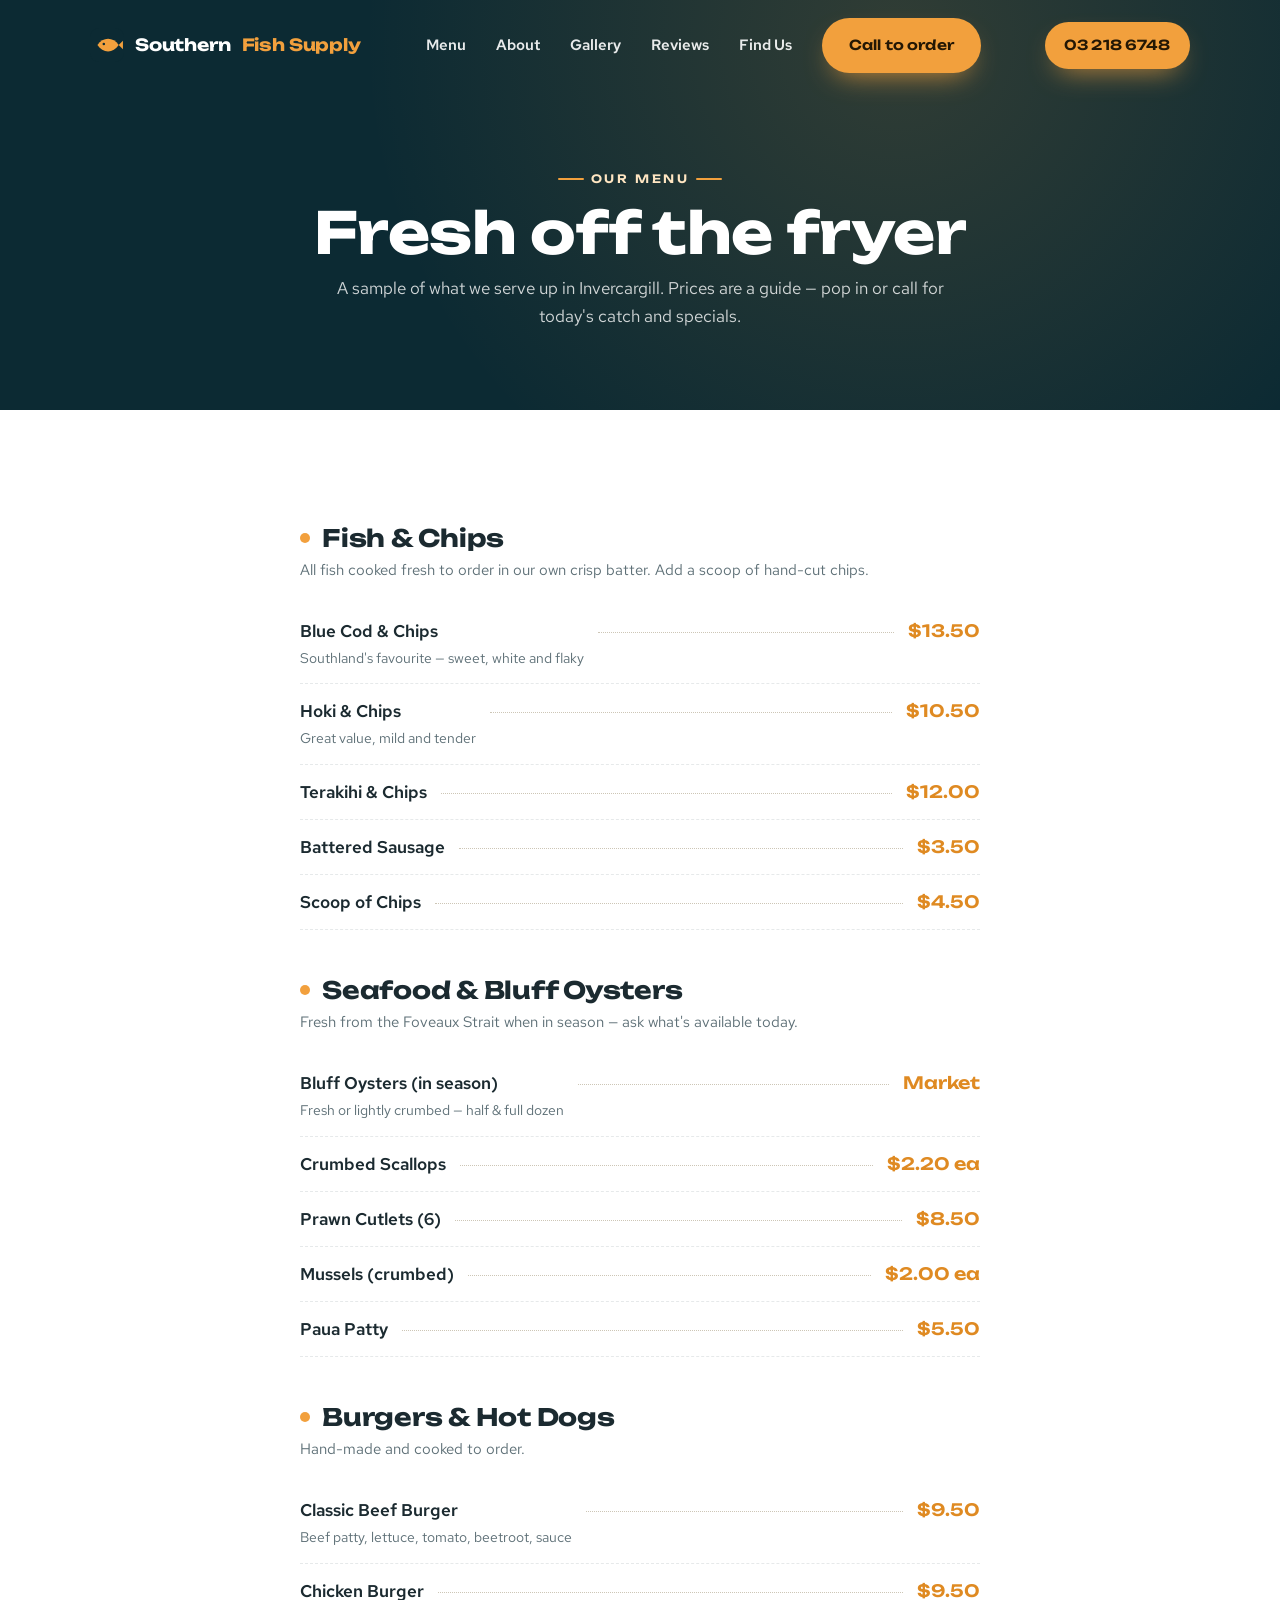
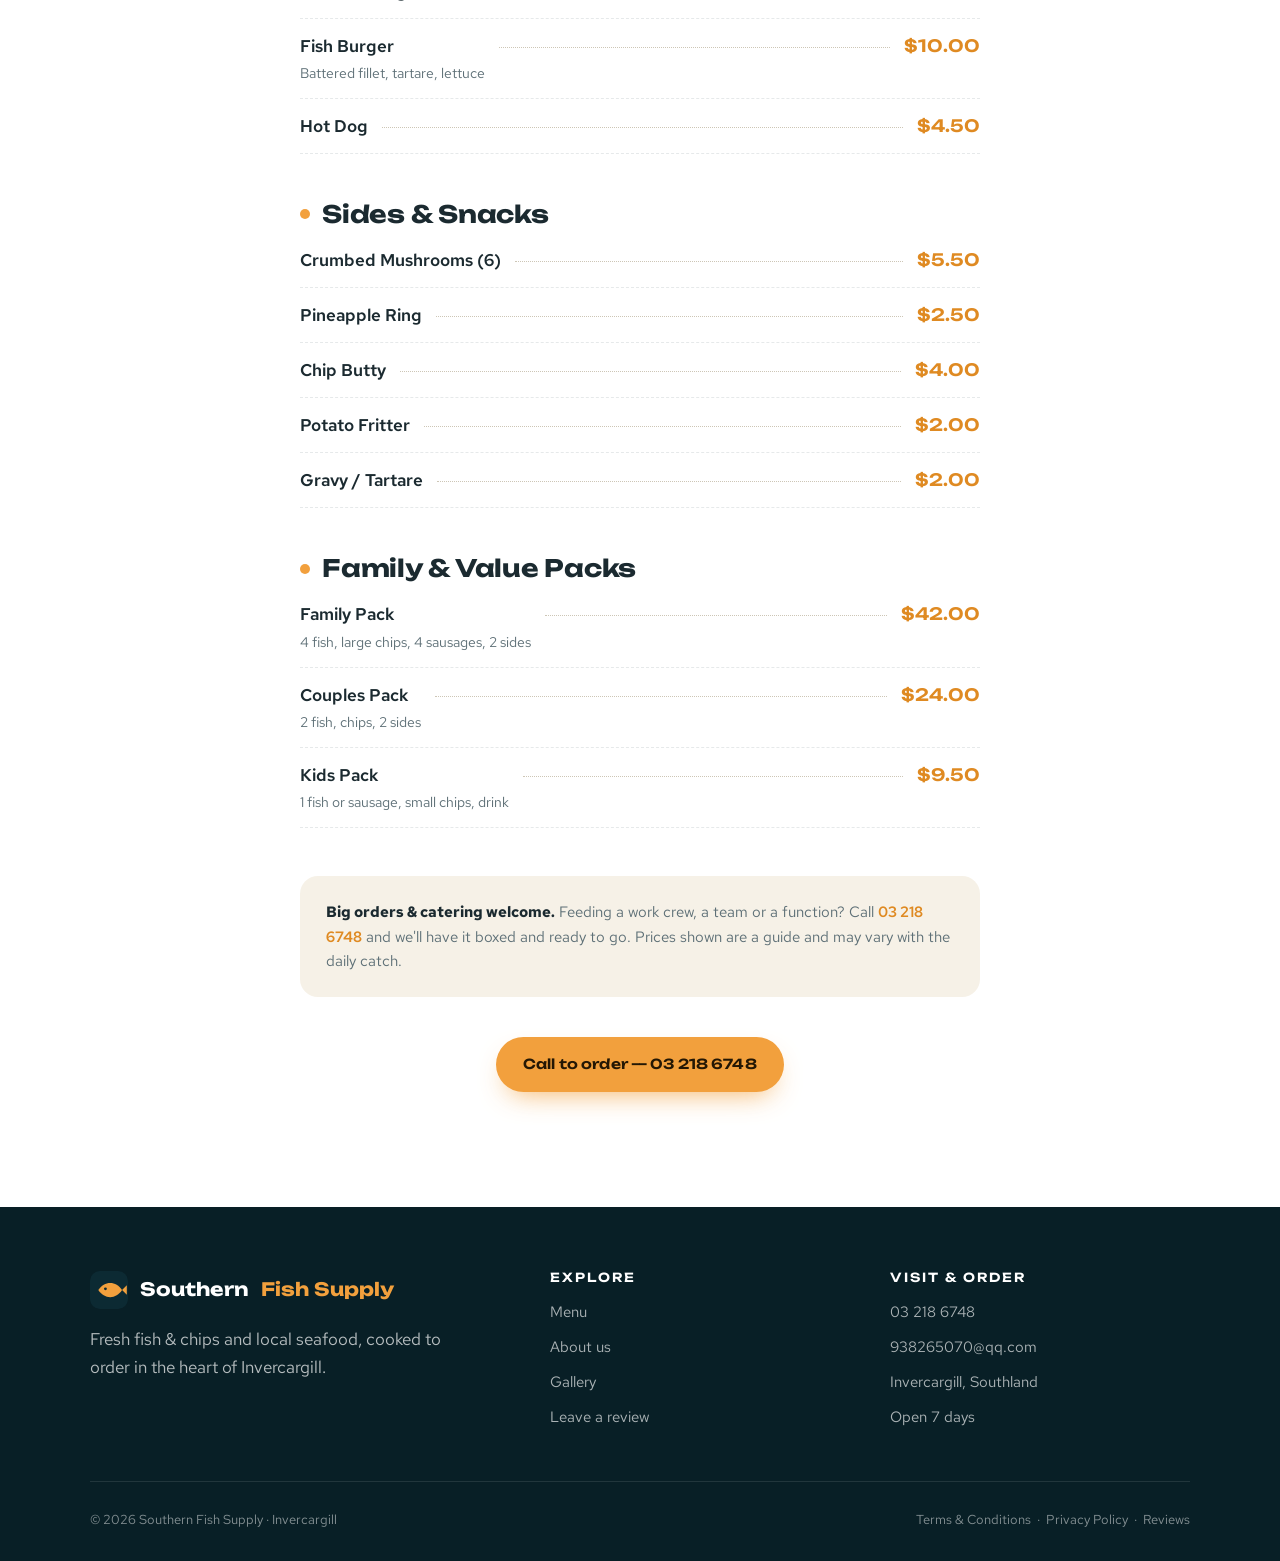
<file: menu.html>
<!DOCTYPE html>
<html lang="en-NZ">
<head>
<meta charset="UTF-8">
<meta name="viewport" content="width=device-width, initial-scale=1">
<title>Menu | Southern Fish Supply, Invercargill</title>
<meta name="description" content="The full menu at Southern Fish Supply — fish & chips, Bluff oysters, seafood, burgers, sides and family packs in Invercargill.">
<link rel="icon" href="favicon.svg" type="image/svg+xml">
<link rel="preconnect" href="https://fonts.googleapis.com">
<link rel="preconnect" href="https://fonts.gstatic.com" crossorigin>
<link href="https://fonts.googleapis.com/css2?family=Unbounded:wght@400;600;700;800&family=Red+Hat+Text:ital,wght@0,400;0,500;0,600;0,700;1,400&display=swap" rel="stylesheet">
<link rel="stylesheet" href="styles.css">
<style>
  .menu-block{max-width:760px;margin:0 auto}
  .menu-cat{margin-bottom:48px}
  .menu-cat h2{font-size:1.5rem;display:flex;align-items:center;gap:12px;margin-bottom:6px}
  .menu-cat h2 .dot{width:10px;height:10px;border-radius:50%;background:var(--gold)}
  .menu-cat>p{color:var(--muted);margin-bottom:22px;font-size:.96rem}
  .mrow{display:flex;align-items:baseline;gap:14px;padding:13px 0;border-bottom:1px dashed var(--line)}
  .mrow .mname{font-weight:600}
  .mrow .mdesc{display:block;font-weight:400;color:var(--muted);font-size:.88rem;margin-top:2px}
  .mrow .dots{flex:1;border-bottom:1px dotted #cdc6b6;transform:translateY(-4px)}
  .mrow .price{font-family:"Unbounded";font-weight:600;color:var(--gold-deep);white-space:nowrap}
  .menu-note{background:var(--bone);border-radius:var(--radius);padding:24px 26px;color:var(--muted);font-size:.92rem;margin-top:10px}
  .menu-note b{color:var(--ink)}
</style>
</head>
<body>

<header class="nav">
  <div class="wrap nav-inner">
    <a href="index.html" class="brand"><img src="favicon.svg" alt="Southern Fish Supply logo">Southern <b>Fish&nbsp;Supply</b></a>
    <nav class="nav-links">
      <a class="lnk" href="index.html#menu">Menu</a>
      <a class="lnk" href="index.html#about">About</a>
      <a class="lnk" href="index.html#gallery">Gallery</a>
      <a class="lnk" href="index.html#reviews">Reviews</a>
      <a class="lnk" href="index.html#contact">Find Us</a>
      <a class="btn btn-gold" href="tel:+6432186748">Call to order</a>
    </nav>
    <div class="nav-cta">
      <a class="btn btn-gold" href="tel:+6432186748" style="padding:11px 18px"><span class="btn-phone-text">03 218 6748</span></a>
      <button class="menu-btn" aria-label="Open menu"><span></span><span></span><span></span></button>
    </div>
  </div>
</header>

<section class="page-hero">
  <div class="wrap">
    <span class="eyebrow center" style="justify-content:center;color:#ffe6c2">Our menu</span>
    <h1>Fresh off the fryer</h1>
    <p>A sample of what we serve up in Invercargill. Prices are a guide — pop in or call for today's catch and specials.</p>
  </div>
</section>

<section>
  <div class="wrap menu-block">

    <div class="menu-cat reveal">
      <h2><span class="dot"></span>Fish &amp; Chips</h2>
      <p>All fish cooked fresh to order in our own crisp batter. Add a scoop of hand-cut chips.</p>
      <div class="mrow"><span class="mname">Blue Cod &amp; Chips<span class="mdesc">Southland's favourite — sweet, white and flaky</span></span><span class="dots"></span><span class="price">$13.50</span></div>
      <div class="mrow"><span class="mname">Hoki &amp; Chips<span class="mdesc">Great value, mild and tender</span></span><span class="dots"></span><span class="price">$10.50</span></div>
      <div class="mrow"><span class="mname">Terakihi &amp; Chips</span><span class="dots"></span><span class="price">$12.00</span></div>
      <div class="mrow"><span class="mname">Battered Sausage</span><span class="dots"></span><span class="price">$3.50</span></div>
      <div class="mrow"><span class="mname">Scoop of Chips</span><span class="dots"></span><span class="price">$4.50</span></div>
    </div>

    <div class="menu-cat reveal">
      <h2><span class="dot"></span>Seafood &amp; Bluff Oysters</h2>
      <p>Fresh from the Foveaux Strait when in season — ask what's available today.</p>
      <div class="mrow"><span class="mname">Bluff Oysters (in season)<span class="mdesc">Fresh or lightly crumbed — half &amp; full dozen</span></span><span class="dots"></span><span class="price">Market</span></div>
      <div class="mrow"><span class="mname">Crumbed Scallops</span><span class="dots"></span><span class="price">$2.20 ea</span></div>
      <div class="mrow"><span class="mname">Prawn Cutlets (6)</span><span class="dots"></span><span class="price">$8.50</span></div>
      <div class="mrow"><span class="mname">Mussels (crumbed)</span><span class="dots"></span><span class="price">$2.00 ea</span></div>
      <div class="mrow"><span class="mname">Paua Patty</span><span class="dots"></span><span class="price">$5.50</span></div>
    </div>

    <div class="menu-cat reveal">
      <h2><span class="dot"></span>Burgers &amp; Hot Dogs</h2>
      <p>Hand-made and cooked to order.</p>
      <div class="mrow"><span class="mname">Classic Beef Burger<span class="mdesc">Beef patty, lettuce, tomato, beetroot, sauce</span></span><span class="dots"></span><span class="price">$9.50</span></div>
      <div class="mrow"><span class="mname">Chicken Burger</span><span class="dots"></span><span class="price">$9.50</span></div>
      <div class="mrow"><span class="mname">Fish Burger<span class="mdesc">Battered fillet, tartare, lettuce</span></span><span class="dots"></span><span class="price">$10.00</span></div>
      <div class="mrow"><span class="mname">Hot Dog</span><span class="dots"></span><span class="price">$4.50</span></div>
    </div>

    <div class="menu-cat reveal">
      <h2><span class="dot"></span>Sides &amp; Snacks</h2>
      <div class="mrow"><span class="mname">Crumbed Mushrooms (6)</span><span class="dots"></span><span class="price">$5.50</span></div>
      <div class="mrow"><span class="mname">Pineapple Ring</span><span class="dots"></span><span class="price">$2.50</span></div>
      <div class="mrow"><span class="mname">Chip Butty</span><span class="dots"></span><span class="price">$4.00</span></div>
      <div class="mrow"><span class="mname">Potato Fritter</span><span class="dots"></span><span class="price">$2.00</span></div>
      <div class="mrow"><span class="mname">Gravy / Tartare</span><span class="dots"></span><span class="price">$2.00</span></div>
    </div>

    <div class="menu-cat reveal">
      <h2><span class="dot"></span>Family &amp; Value Packs</h2>
      <div class="mrow"><span class="mname">Family Pack<span class="mdesc">4 fish, large chips, 4 sausages, 2 sides</span></span><span class="dots"></span><span class="price">$42.00</span></div>
      <div class="mrow"><span class="mname">Couples Pack<span class="mdesc">2 fish, chips, 2 sides</span></span><span class="dots"></span><span class="price">$24.00</span></div>
      <div class="mrow"><span class="mname">Kids Pack<span class="mdesc">1 fish or sausage, small chips, drink</span></span><span class="dots"></span><span class="price">$9.50</span></div>
    </div>

    <div class="menu-note reveal">
      <b>Big orders &amp; catering welcome.</b> Feeding a work crew, a team or a function? Call <a href="tel:+6432186748" style="color:var(--gold-deep);font-weight:600">03 218 6748</a> and we'll have it boxed and ready to go. Prices shown are a guide and may vary with the daily catch.
    </div>

    <div style="text-align:center;margin-top:40px" class="reveal">
      <a class="btn btn-gold" href="tel:+6432186748">Call to order — 03 218 6748</a>
    </div>
  </div>
</section>

<footer class="foot">
  <div class="wrap">
    <div class="foot-top">
      <div>
        <div class="foot-brand"><img src="favicon.svg" alt="">Southern <b>Fish&nbsp;Supply</b></div>
        <p style="max-width:34ch">Fresh fish &amp; chips and local seafood, cooked to order in the heart of Invercargill.</p>
      </div>
      <div class="foot-col">
        <h4>Explore</h4>
        <a href="index.html#menu">Menu</a>
        <a href="index.html#about">About us</a>
        <a href="index.html#gallery">Gallery</a>
        <a href="review.html">Leave a review</a>
      </div>
      <div class="foot-col">
        <h4>Visit &amp; order</h4>
        <a href="tel:+6432186748">03 218 6748</a>
        <a href="mailto:938265070@qq.com">938265070@qq.com</a>
        <p>Invercargill, Southland</p>
        <p>Open 7 days</p>
      </div>
    </div>
    <div class="foot-bottom">
      <span>© <span id="yr">2026</span> Southern Fish Supply · Invercargill</span>
      <span><a href="terms.html">Terms &amp; Conditions</a> &nbsp;·&nbsp; <a href="privacy.html">Privacy Policy</a> &nbsp;·&nbsp; <a href="review.html">Reviews</a></span>
    </div>
  </div>
</footer>

<script src="script.js"></script>
</body>
</html>
</file>
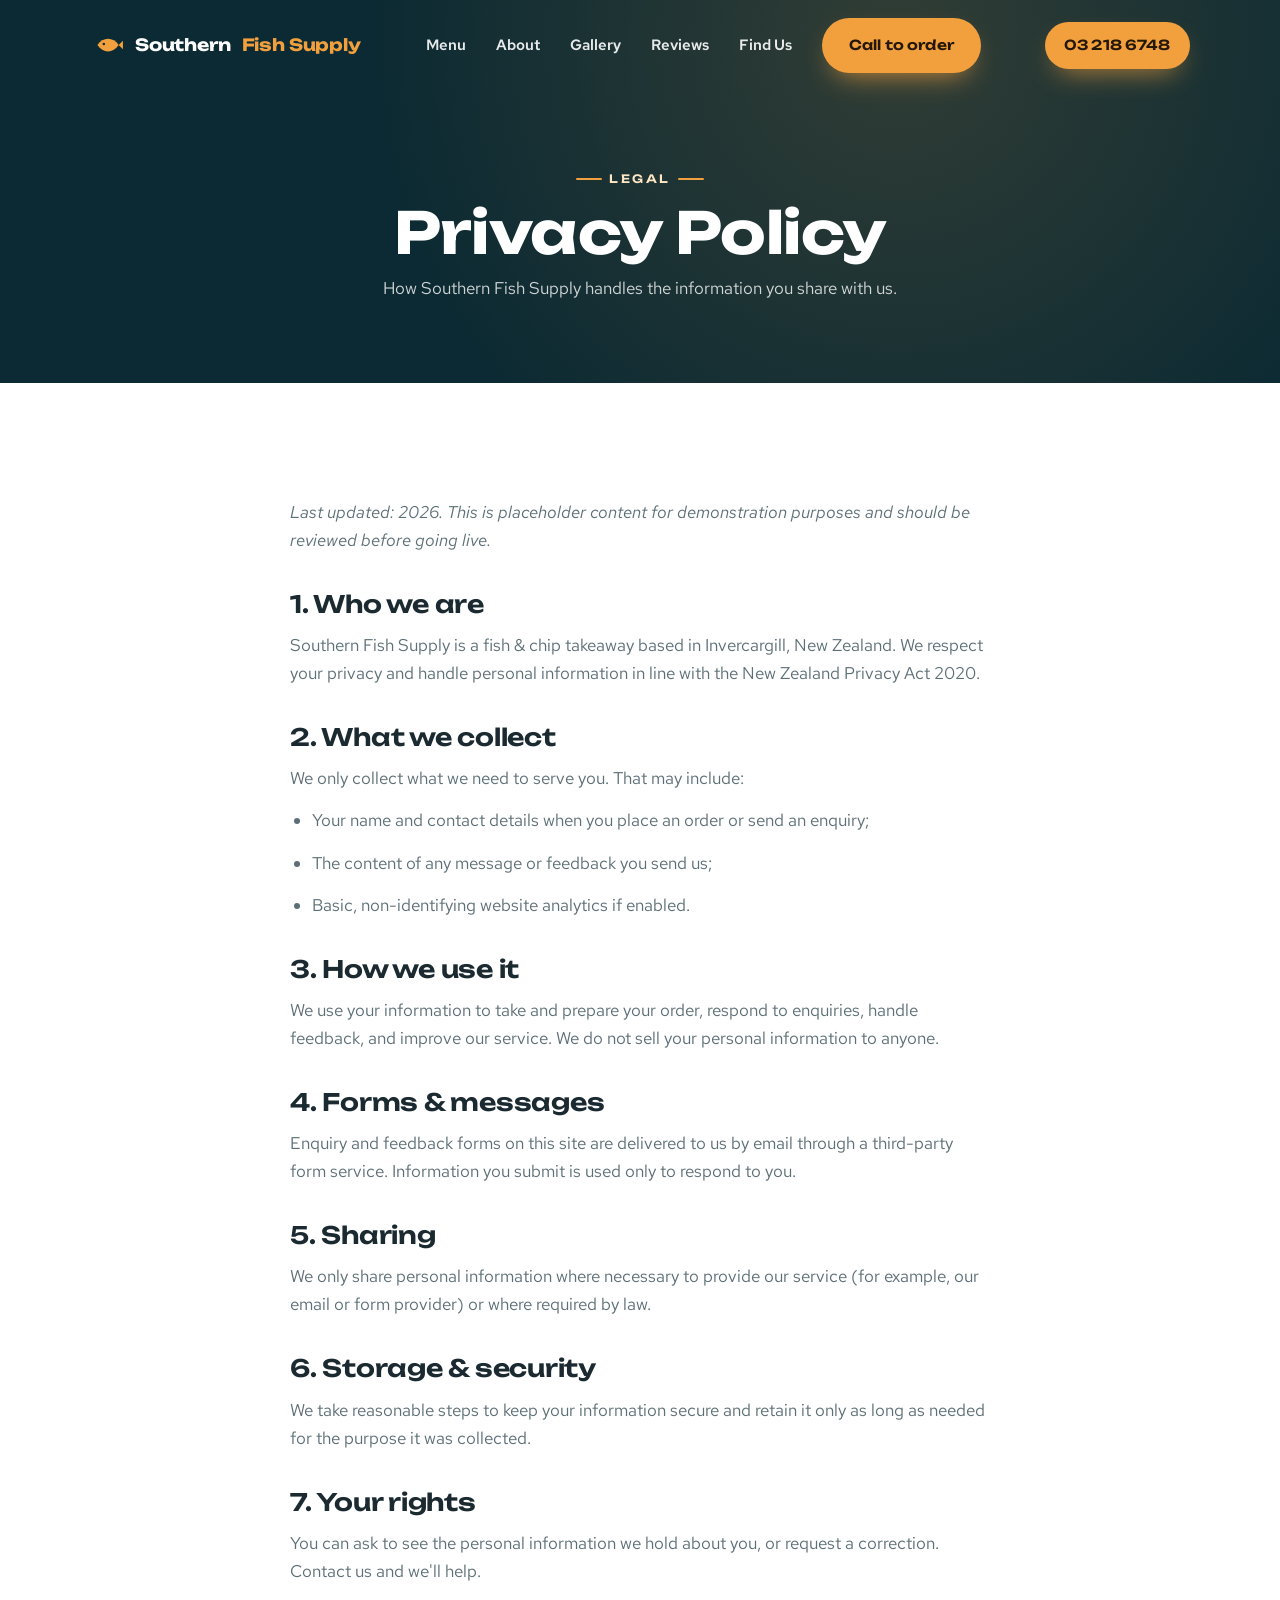
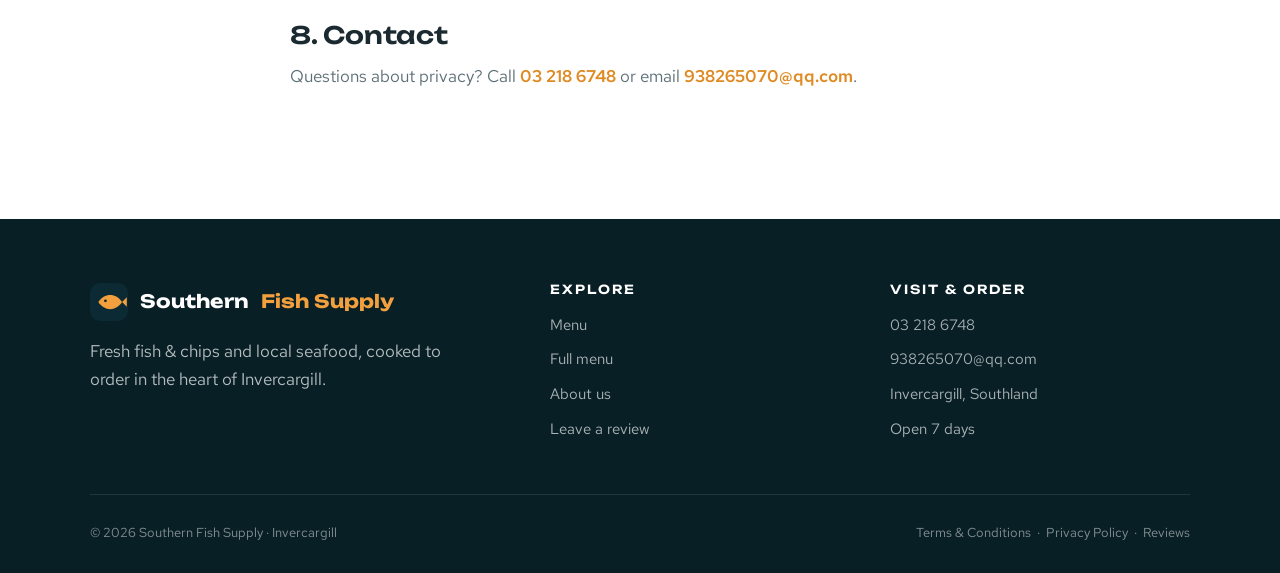
<file: privacy.html>
<!DOCTYPE html>
<html lang="en-NZ">
<head>
<meta charset="UTF-8">
<meta name="viewport" content="width=device-width, initial-scale=1">
<title>Privacy Policy | Southern Fish Supply, Invercargill</title>
<meta name="description" content="Privacy policy for Southern Fish Supply, Invercargill.">
<link rel="icon" href="favicon.svg" type="image/svg+xml">
<link rel="preconnect" href="https://fonts.googleapis.com">
<link rel="preconnect" href="https://fonts.gstatic.com" crossorigin>
<link href="https://fonts.googleapis.com/css2?family=Unbounded:wght@400;600;700;800&family=Red+Hat+Text:ital,wght@0,400;0,500;0,600;0,700;1,400&display=swap" rel="stylesheet">
<link rel="stylesheet" href="styles.css">
</head>
<body>

<header class="nav">
  <div class="wrap nav-inner">
    <a href="index.html" class="brand"><img src="favicon.svg" alt="Southern Fish Supply logo">Southern <b>Fish&nbsp;Supply</b></a>
    <nav class="nav-links">
      <a class="lnk" href="index.html#menu">Menu</a>
      <a class="lnk" href="index.html#about">About</a>
      <a class="lnk" href="index.html#gallery">Gallery</a>
      <a class="lnk" href="index.html#reviews">Reviews</a>
      <a class="lnk" href="index.html#contact">Find Us</a>
      <a class="btn btn-gold" href="tel:+6432186748">Call to order</a>
    </nav>
    <div class="nav-cta">
      <a class="btn btn-gold" href="tel:+6432186748" style="padding:11px 18px"><span class="btn-phone-text">03 218 6748</span></a>
      <button class="menu-btn" aria-label="Open menu"><span></span><span></span><span></span></button>
    </div>
  </div>
</header>

<section class="page-hero">
  <div class="wrap">
    <span class="eyebrow center" style="justify-content:center;color:#ffe6c2">Legal</span>
    <h1>Privacy Policy</h1>
    <p>How Southern Fish Supply handles the information you share with us.</p>
  </div>
</section>

<section>
  <div class="wrap prose">
    <p><em>Last updated: 2026. This is placeholder content for demonstration purposes and should be reviewed before going live.</em></p>

    <h2>1. Who we are</h2>
    <p>Southern Fish Supply is a fish &amp; chip takeaway based in Invercargill, New Zealand. We respect your privacy and handle personal information in line with the New Zealand Privacy Act 2020.</p>

    <h2>2. What we collect</h2>
    <p>We only collect what we need to serve you. That may include:</p>
    <ul>
      <li>Your name and contact details when you place an order or send an enquiry;</li>
      <li>The content of any message or feedback you send us;</li>
      <li>Basic, non-identifying website analytics if enabled.</li>
    </ul>

    <h2>3. How we use it</h2>
    <p>We use your information to take and prepare your order, respond to enquiries, handle feedback, and improve our service. We do not sell your personal information to anyone.</p>

    <h2>4. Forms &amp; messages</h2>
    <p>Enquiry and feedback forms on this site are delivered to us by email through a third-party form service. Information you submit is used only to respond to you.</p>

    <h2>5. Sharing</h2>
    <p>We only share personal information where necessary to provide our service (for example, our email or form provider) or where required by law.</p>

    <h2>6. Storage &amp; security</h2>
    <p>We take reasonable steps to keep your information secure and retain it only as long as needed for the purpose it was collected.</p>

    <h2>7. Your rights</h2>
    <p>You can ask to see the personal information we hold about you, or request a correction. Contact us and we'll help.</p>

    <h2>8. Contact</h2>
    <p>Questions about privacy? Call <a href="tel:+6432186748">03 218 6748</a> or email <a href="mailto:938265070@qq.com">938265070@qq.com</a>.</p>
  </div>
</section>

<footer class="foot">
  <div class="wrap">
    <div class="foot-top">
      <div>
        <div class="foot-brand"><img src="favicon.svg" alt="">Southern <b>Fish&nbsp;Supply</b></div>
        <p style="max-width:34ch">Fresh fish &amp; chips and local seafood, cooked to order in the heart of Invercargill.</p>
      </div>
      <div class="foot-col">
        <h4>Explore</h4>
        <a href="index.html#menu">Menu</a>
        <a href="menu.html">Full menu</a>
        <a href="index.html#about">About us</a>
        <a href="review.html">Leave a review</a>
      </div>
      <div class="foot-col">
        <h4>Visit &amp; order</h4>
        <a href="tel:+6432186748">03 218 6748</a>
        <a href="mailto:938265070@qq.com">938265070@qq.com</a>
        <p>Invercargill, Southland</p>
        <p>Open 7 days</p>
      </div>
    </div>
    <div class="foot-bottom">
      <span>© <span id="yr">2026</span> Southern Fish Supply · Invercargill</span>
      <span><a href="terms.html">Terms &amp; Conditions</a> &nbsp;·&nbsp; <a href="privacy.html">Privacy Policy</a> &nbsp;·&nbsp; <a href="review.html">Reviews</a></span>
    </div>
  </div>
</footer>

<script src="script.js"></script>
</body>
</html>
</file>
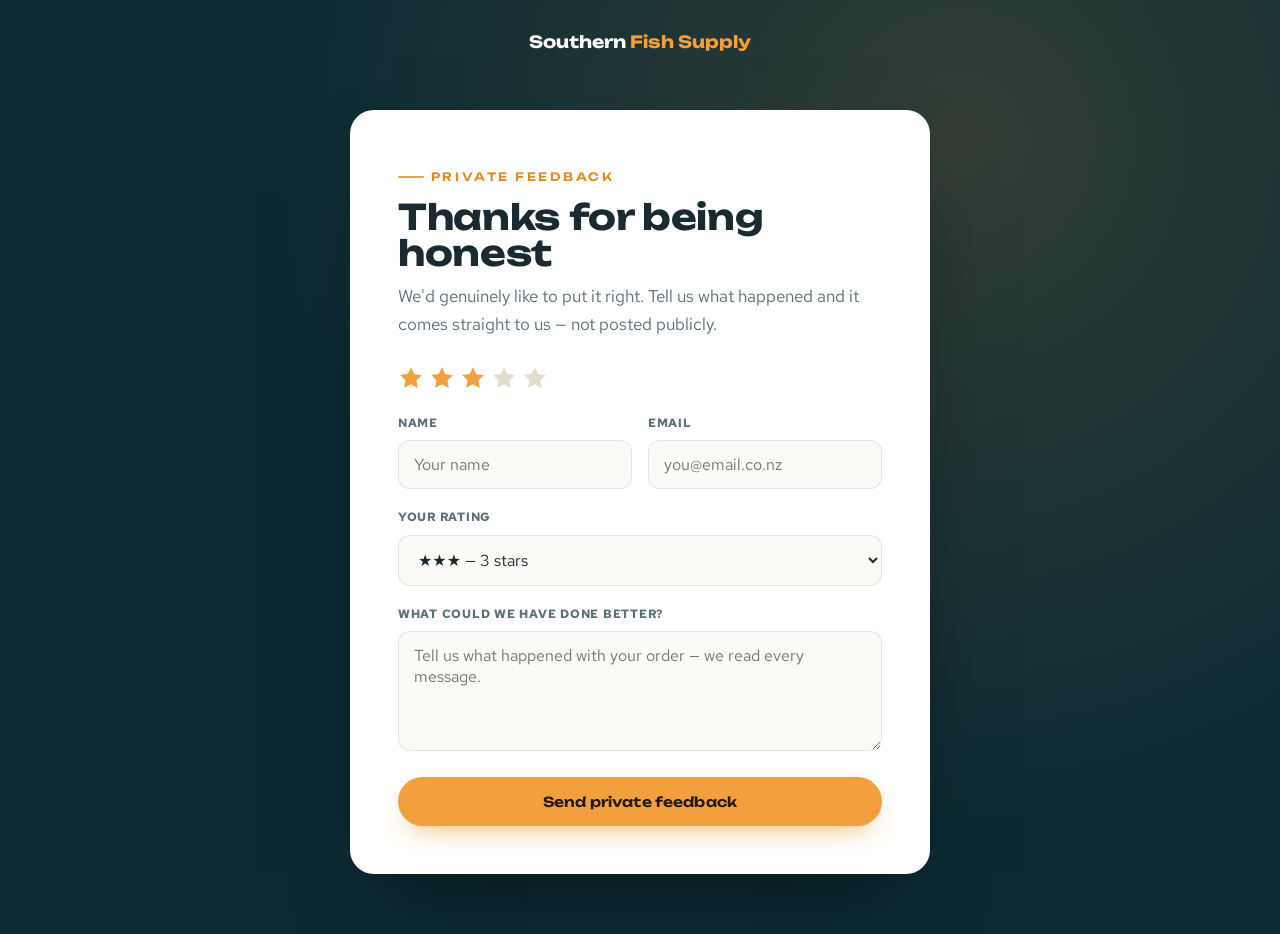
<file: private.html>
<!DOCTYPE html>
<html lang="en-NZ">
<head>
<meta charset="UTF-8">
<meta name="viewport" content="width=device-width, initial-scale=1">
<title>Tell Us More | Southern Fish Supply, Invercargill</title>
<meta name="description" content="Share your feedback privately with Southern Fish Supply, Invercargill.">
<link rel="icon" href="favicon.svg" type="image/svg+xml">
<link rel="preconnect" href="https://fonts.googleapis.com">
<link rel="preconnect" href="https://fonts.gstatic.com" crossorigin>
<link href="https://fonts.googleapis.com/css2?family=Unbounded:wght@400;600;700;800&family=Red+Hat+Text:ital,wght@0,400;0,500;0,600;0,700;1,400&display=swap" rel="stylesheet">
<link rel="stylesheet" href="styles.css">
<style>
  .pf-wrap{min-height:100svh;display:flex;align-items:center;justify-content:center;background:var(--sea);position:relative;overflow:hidden;padding:110px 20px 60px}
  .pf-wrap::after{content:"";position:absolute;inset:0;background:radial-gradient(circle at 75% 15%,rgba(242,160,61,.16),transparent 55%)}
  .pf-card{position:relative;z-index:1;background:#fff;border-radius:24px;max-width:580px;width:100%;padding:clamp(28px,5vw,48px);box-shadow:0 40px 90px -40px rgba(0,0,0,.6)}
  .pf-card .eyebrow{margin-bottom:12px}
  .pf-card h1{font-size:clamp(1.6rem,4.6vw,2.2rem);margin-bottom:10px}
  .pf-card p.sub{color:var(--muted);margin-bottom:26px}
  .pf-stars{display:flex;gap:5px;margin-bottom:22px}
  .pf-stars svg{width:26px;height:26px;color:#e2dccd}
  .pf-stars svg.lit{color:var(--gold)}
  .pf-brand{position:absolute;top:28px;left:0;right:0;z-index:2;text-align:center}
  .pf-brand a{font-family:"Unbounded";font-weight:700;color:#fff;font-size:1.05rem}
  .pf-brand b{color:var(--gold)}
  .back{display:inline-block;margin-top:18px;color:var(--muted);font-size:.9rem}
  .back:hover{color:var(--gold-deep)}
</style>
</head>
<body>
<div class="pf-wrap">
  <div class="pf-brand"><a href="index.html">Southern <b>Fish&nbsp;Supply</b></a></div>
  <div class="pf-card">
    <span class="eyebrow">Private feedback</span>
    <h1>Thanks for being honest</h1>
    <p class="sub">We'd genuinely like to put it right. Tell us what happened and it comes straight to us — not posted publicly.</p>
    <div class="pf-stars" id="pfstars" aria-label="Your rating">
      <svg viewBox="0 0 24 24" fill="currentColor"><path d="M12 2l3 6.5 7 .9-5 4.8 1.3 7-6.3-3.4L5.7 21l1.3-7-5-4.8 7-.9z"/></svg>
      <svg viewBox="0 0 24 24" fill="currentColor"><path d="M12 2l3 6.5 7 .9-5 4.8 1.3 7-6.3-3.4L5.7 21l1.3-7-5-4.8 7-.9z"/></svg>
      <svg viewBox="0 0 24 24" fill="currentColor"><path d="M12 2l3 6.5 7 .9-5 4.8 1.3 7-6.3-3.4L5.7 21l1.3-7-5-4.8 7-.9z"/></svg>
      <svg viewBox="0 0 24 24" fill="currentColor"><path d="M12 2l3 6.5 7 .9-5 4.8 1.3 7-6.3-3.4L5.7 21l1.3-7-5-4.8 7-.9z"/></svg>
      <svg viewBox="0 0 24 24" fill="currentColor"><path d="M12 2l3 6.5 7 .9-5 4.8 1.3 7-6.3-3.4L5.7 21l1.3-7-5-4.8 7-.9z"/></svg>
    </div>

    <form class="" action="https://formsubmit.co/ajax/938265070@qq.com" method="POST" data-ajax>
      <input type="hidden" name="_subject" value="Private feedback — Southern Fish Supply website">
      <input type="hidden" name="_template" value="table">
      <input type="hidden" name="_captcha" value="false">
      <input type="hidden" name="Rating" id="ratingField" value="">
      <div class="field-row">
        <div class="field">
          <label for="name">Name</label>
          <input id="name" name="Name" type="text" required placeholder="Your name">
        </div>
        <div class="field">
          <label for="email">Email</label>
          <input id="email" name="Email" type="email" required placeholder="you@email.co.nz">
        </div>
      </div>
      <div class="field">
        <label for="rating">Your rating</label>
        <select id="rating" name="Rating (selected)">
          <option value="1">★ — 1 star</option>
          <option value="2">★★ — 2 stars</option>
          <option value="3">★★★ — 3 stars</option>
        </select>
      </div>
      <div class="field">
        <label for="fb">What could we have done better?</label>
        <textarea id="fb" name="Feedback" required placeholder="Tell us what happened with your order — we read every message."></textarea>
      </div>
      <button class="btn btn-gold" type="submit" style="width:100%">Send private feedback</button>
    </form>

    <div class="form-success">
      <div class="big"><svg viewBox="0 0 24 24" fill="none" stroke="currentColor" stroke-width="3"><path d="M20 6 9 17l-5-5"/></svg></div>
      <h3>Thank you — we've got it</h3>
      <p>We really appreciate you taking the time. Someone from Southern Fish Supply will look into this and make it right.</p>
      <a class="back" href="index.html">← Back to site</a>
    </div>
  </div>
</div>
<script src="script.js"></script>
<script>
  (function(){
    var params = new URLSearchParams(window.location.search);
    var r = parseInt(params.get('rating'), 10);
    if (!(r >= 1 && r <= 3)) r = 3;
    var sel = document.getElementById('rating');
    var hidden = document.getElementById('ratingField');
    sel.value = String(r);
    hidden.value = r;
    sel.addEventListener('change', function(){ hidden.value = sel.value; paint(+sel.value); });
    var stars = document.querySelectorAll('#pfstars svg');
    function paint(n){ stars.forEach(function(s,i){ s.classList.toggle('lit', i < n); }); }
    paint(r);
  })();
</script>
</body>
</html>
</file>
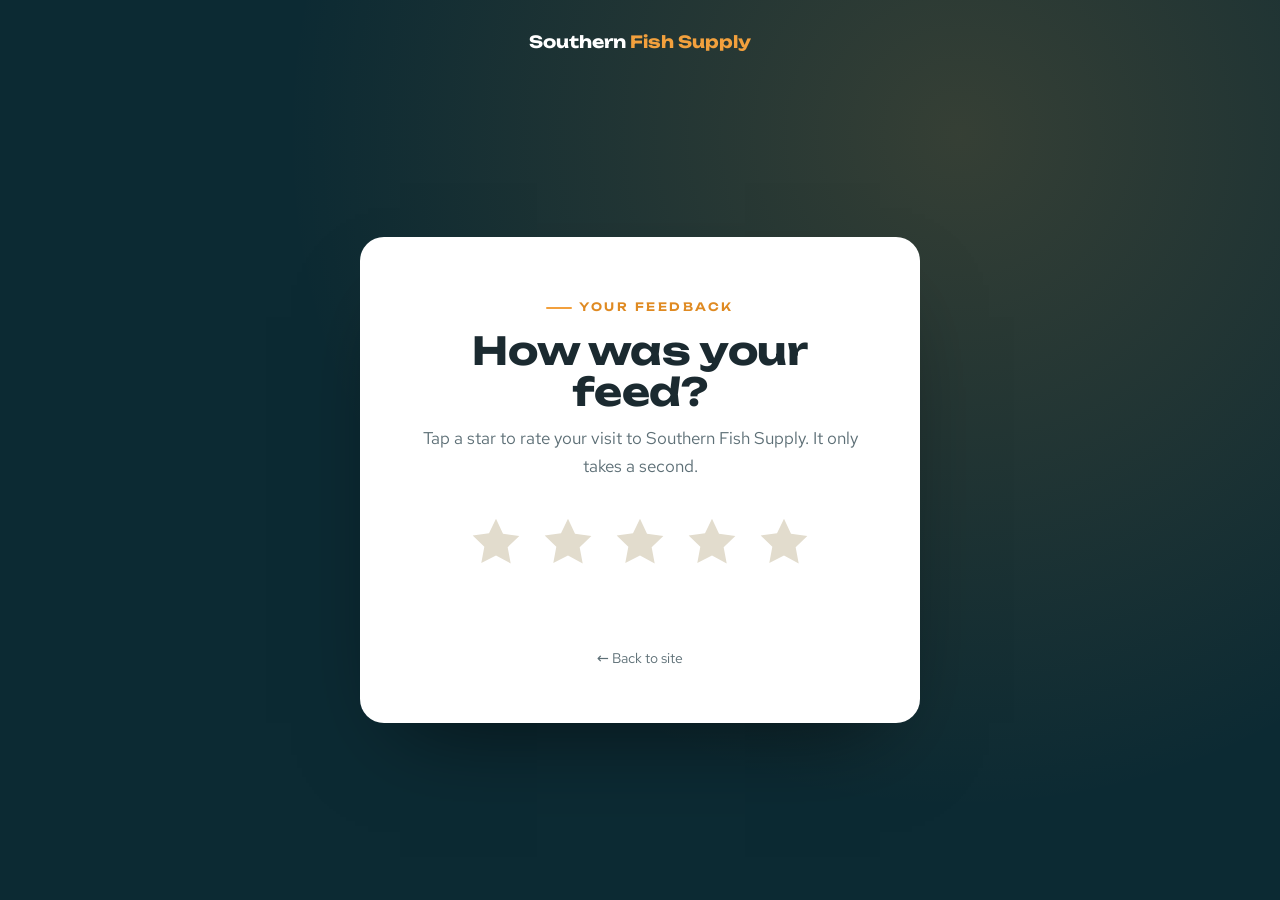
<file: review.html>
<!DOCTYPE html>
<html lang="en-NZ">
<head>
<meta charset="UTF-8">
<meta name="viewport" content="width=device-width, initial-scale=1">
<title>Leave a Review | Southern Fish Supply, Invercargill</title>
<meta name="description" content="Tell us how your feed was at Southern Fish Supply, Invercargill.">
<link rel="icon" href="favicon.svg" type="image/svg+xml">
<link rel="preconnect" href="https://fonts.googleapis.com">
<link rel="preconnect" href="https://fonts.gstatic.com" crossorigin>
<link href="https://fonts.googleapis.com/css2?family=Unbounded:wght@400;600;700;800&family=Red+Hat+Text:ital,wght@0,400;0,500;0,600;0,700;1,400&display=swap" rel="stylesheet">
<link rel="stylesheet" href="styles.css">
<style>
  .rate-wrap{min-height:100svh;display:flex;align-items:center;justify-content:center;background:var(--sea);position:relative;overflow:hidden;padding:120px 20px 60px}
  .rate-wrap::after{content:"";position:absolute;inset:0;background:radial-gradient(circle at 75% 15%,rgba(242,160,61,.18),transparent 55%)}
  .rate-card{position:relative;z-index:1;background:#fff;border-radius:24px;max-width:560px;width:100%;padding:clamp(30px,5vw,52px);text-align:center;box-shadow:0 40px 90px -40px rgba(0,0,0,.6)}
  .rate-card .eyebrow{justify-content:center;margin-bottom:14px}
  .rate-card h1{font-size:clamp(1.7rem,5vw,2.4rem);margin-bottom:12px}
  .rate-card p.sub{color:var(--muted);margin-bottom:30px}
  .star-row{display:flex;justify-content:center;gap:8px;margin-bottom:14px}
  .star-row button{background:none;border:0;cursor:pointer;padding:4px;line-height:0}
  .star-row svg{width:clamp(40px,11vw,56px);height:clamp(40px,11vw,56px);color:#e2dccd;transition:transform .2s var(--ease),color .2s}
  .star-row button:hover svg{transform:scale(1.15)}
  .star-row button.lit svg{color:var(--gold)}
  .rate-hint{height:24px;color:var(--gold-deep);font-weight:700;font-family:"Unbounded";font-size:.9rem;letter-spacing:.04em;margin-bottom:8px}
  .rate-card .back{display:inline-block;margin-top:26px;color:var(--muted);font-size:.9rem}
  .rate-card .back:hover{color:var(--gold-deep)}
  .rate-brand{position:absolute;top:28px;left:0;right:0;z-index:2;text-align:center}
  .rate-brand a{font-family:"Unbounded";font-weight:700;color:#fff;font-size:1.05rem}
  .rate-brand b{color:var(--gold)}
</style>
</head>
<body>
<div class="rate-wrap">
  <div class="rate-brand"><a href="index.html">Southern <b>Fish&nbsp;Supply</b></a></div>
  <div class="rate-card">
    <span class="eyebrow">Your feedback</span>
    <h1>How was your feed?</h1>
    <p class="sub">Tap a star to rate your visit to Southern Fish Supply. It only takes a second.</p>
    <div class="star-row" id="stars">
      <button data-v="1" aria-label="1 star"><svg viewBox="0 0 24 24" fill="currentColor"><path d="M12 2l3 6.5 7 .9-5 4.8 1.3 7-6.3-3.4L5.7 21l1.3-7-5-4.8 7-.9z"/></svg></button>
      <button data-v="2" aria-label="2 stars"><svg viewBox="0 0 24 24" fill="currentColor"><path d="M12 2l3 6.5 7 .9-5 4.8 1.3 7-6.3-3.4L5.7 21l1.3-7-5-4.8 7-.9z"/></svg></button>
      <button data-v="3" aria-label="3 stars"><svg viewBox="0 0 24 24" fill="currentColor"><path d="M12 2l3 6.5 7 .9-5 4.8 1.3 7-6.3-3.4L5.7 21l1.3-7-5-4.8 7-.9z"/></svg></button>
      <button data-v="4" aria-label="4 stars"><svg viewBox="0 0 24 24" fill="currentColor"><path d="M12 2l3 6.5 7 .9-5 4.8 1.3 7-6.3-3.4L5.7 21l1.3-7-5-4.8 7-.9z"/></svg></button>
      <button data-v="5" aria-label="5 stars"><svg viewBox="0 0 24 24" fill="currentColor"><path d="M12 2l3 6.5 7 .9-5 4.8 1.3 7-6.3-3.4L5.7 21l1.3-7-5-4.8 7-.9z"/></svg></button>
    </div>
    <div class="rate-hint" id="hint">&nbsp;</div>
    <a class="back" href="index.html">← Back to site</a>
  </div>
</div>
<script>
  // 4-5 stars -> public Google review; 1-3 -> private feedback form
  var GOOGLE_REVIEW_URL = "https://g.page/r/PLACEHOLDER";
  var stars = document.querySelectorAll('#stars button');
  var hint = document.getElementById('hint');
  var hints = {1:"Sorry to hear that — tell us more",2:"We'd like to make it right",3:"Help us do better",4:"Glad you enjoyed it!",5:"Choice! Share it on Google"};
  stars.forEach(function(btn){
    var v = +btn.dataset.v;
    btn.addEventListener('mouseenter', function(){ paint(v); hint.textContent = hints[v]; });
    btn.addEventListener('mouseleave', function(){ paint(0); hint.innerHTML = "&nbsp;"; });
    btn.addEventListener('click', function(){
      if (v >= 4) { window.location.href = GOOGLE_REVIEW_URL; }
      else { window.location.href = "private.html?rating=" + v; }
    });
  });
  function paint(n){ stars.forEach(function(b){ b.classList.toggle('lit', +b.dataset.v <= n); }); }
</script>
</body>
</html>
</file>
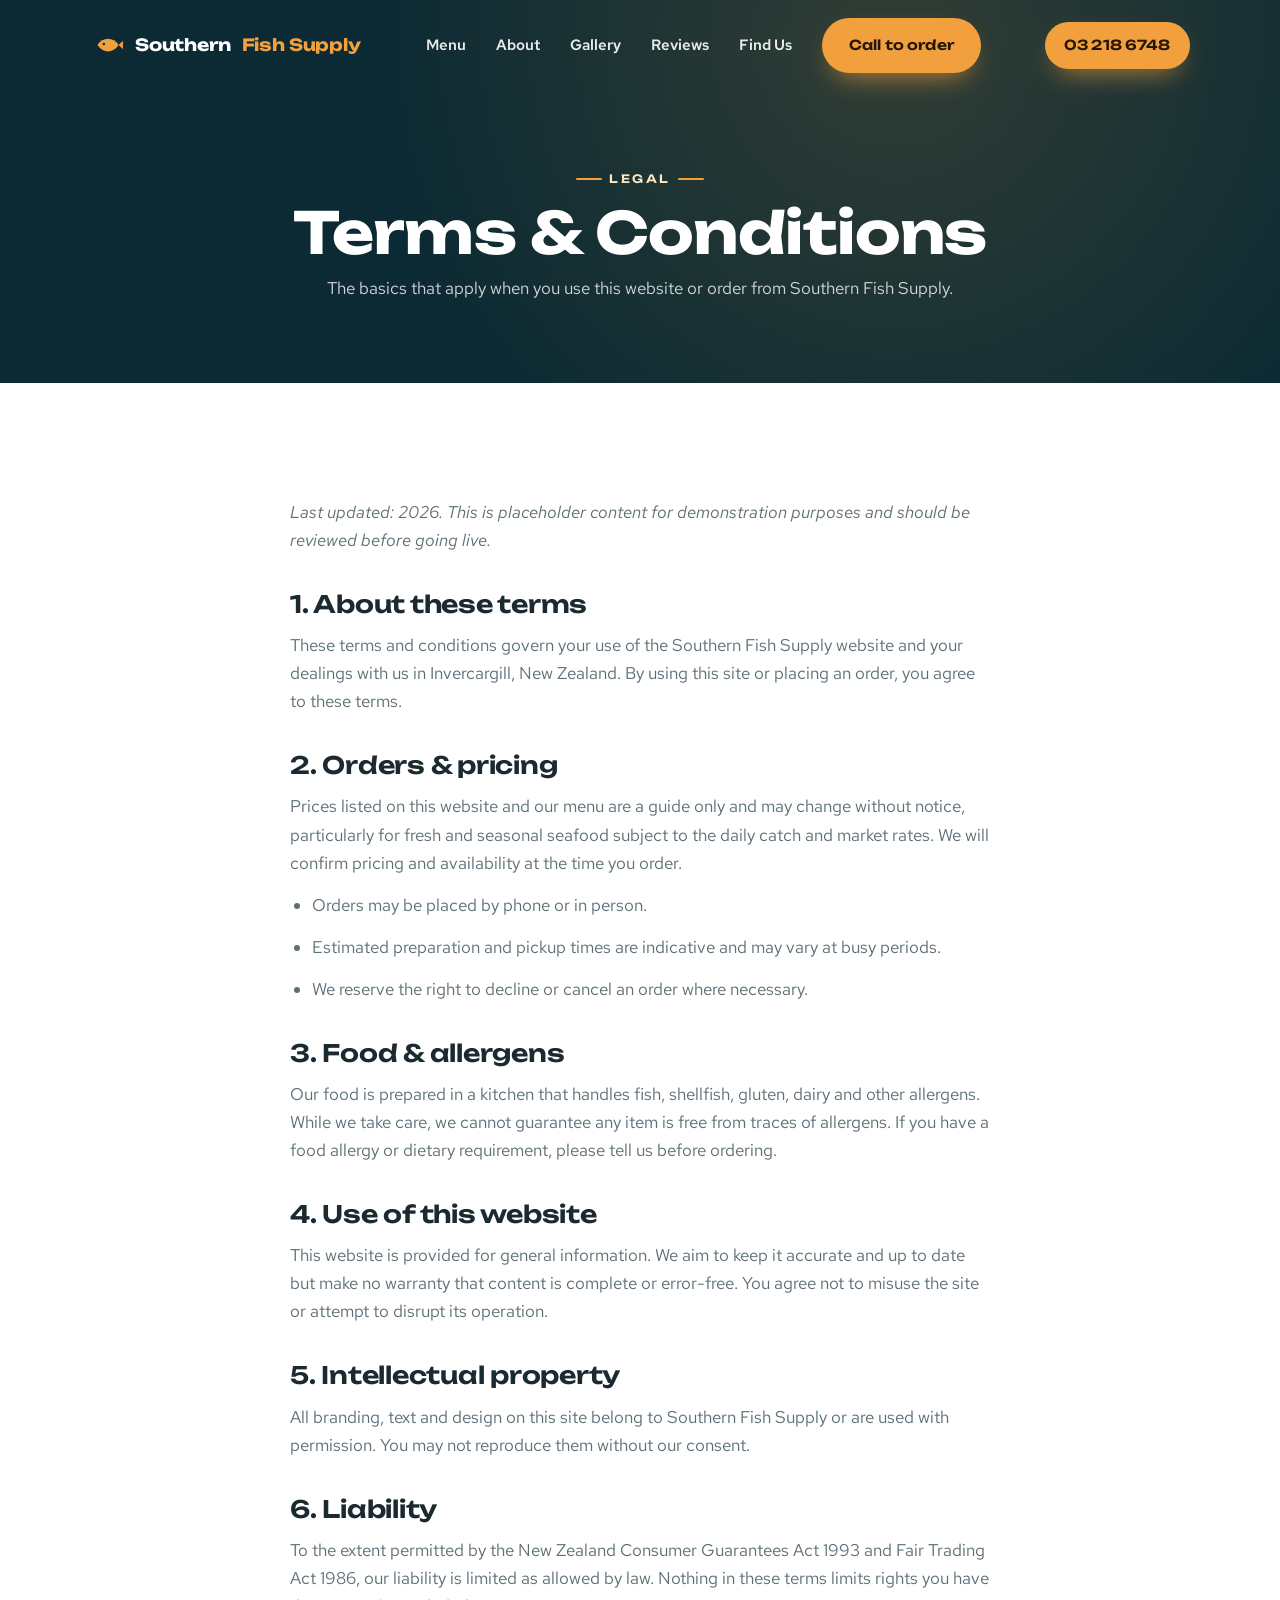
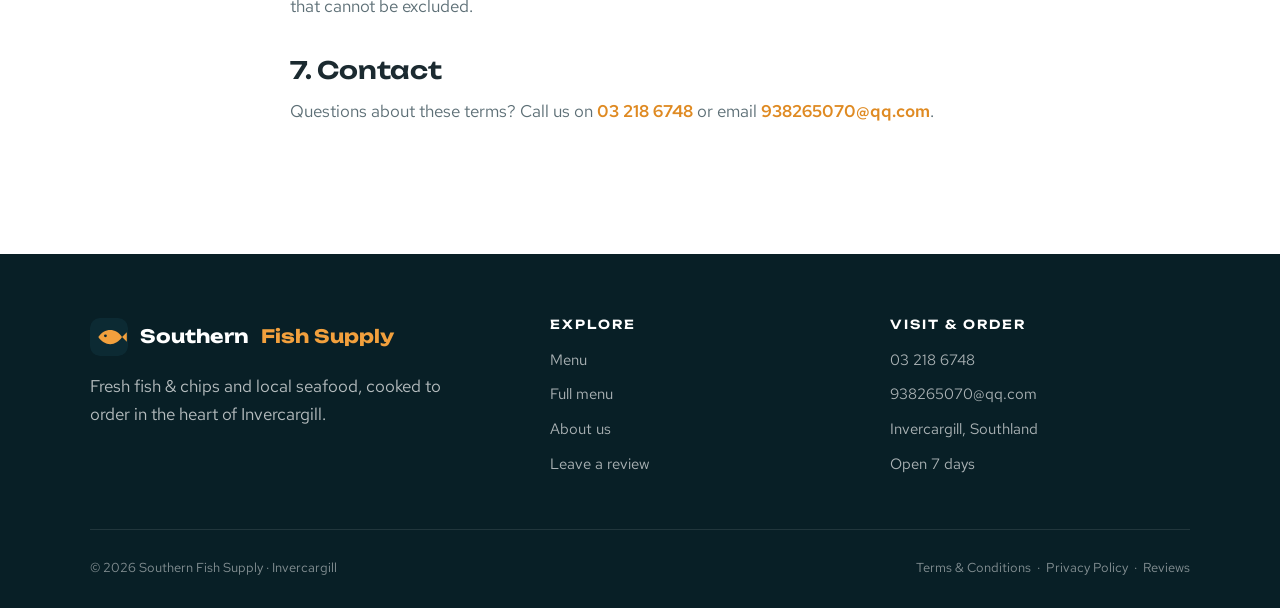
<file: terms.html>
<!DOCTYPE html>
<html lang="en-NZ">
<head>
<meta charset="UTF-8">
<meta name="viewport" content="width=device-width, initial-scale=1">
<title>Terms &amp; Conditions | Southern Fish Supply, Invercargill</title>
<meta name="description" content="Terms and conditions for Southern Fish Supply, Invercargill.">
<link rel="icon" href="favicon.svg" type="image/svg+xml">
<link rel="preconnect" href="https://fonts.googleapis.com">
<link rel="preconnect" href="https://fonts.gstatic.com" crossorigin>
<link href="https://fonts.googleapis.com/css2?family=Unbounded:wght@400;600;700;800&family=Red+Hat+Text:ital,wght@0,400;0,500;0,600;0,700;1,400&display=swap" rel="stylesheet">
<link rel="stylesheet" href="styles.css">
</head>
<body>

<header class="nav">
  <div class="wrap nav-inner">
    <a href="index.html" class="brand"><img src="favicon.svg" alt="Southern Fish Supply logo">Southern <b>Fish&nbsp;Supply</b></a>
    <nav class="nav-links">
      <a class="lnk" href="index.html#menu">Menu</a>
      <a class="lnk" href="index.html#about">About</a>
      <a class="lnk" href="index.html#gallery">Gallery</a>
      <a class="lnk" href="index.html#reviews">Reviews</a>
      <a class="lnk" href="index.html#contact">Find Us</a>
      <a class="btn btn-gold" href="tel:+6432186748">Call to order</a>
    </nav>
    <div class="nav-cta">
      <a class="btn btn-gold" href="tel:+6432186748" style="padding:11px 18px"><span class="btn-phone-text">03 218 6748</span></a>
      <button class="menu-btn" aria-label="Open menu"><span></span><span></span><span></span></button>
    </div>
  </div>
</header>

<section class="page-hero">
  <div class="wrap">
    <span class="eyebrow center" style="justify-content:center;color:#ffe6c2">Legal</span>
    <h1>Terms &amp; Conditions</h1>
    <p>The basics that apply when you use this website or order from Southern Fish Supply.</p>
  </div>
</section>

<section>
  <div class="wrap prose">
    <p><em>Last updated: 2026. This is placeholder content for demonstration purposes and should be reviewed before going live.</em></p>

    <h2>1. About these terms</h2>
    <p>These terms and conditions govern your use of the Southern Fish Supply website and your dealings with us in Invercargill, New Zealand. By using this site or placing an order, you agree to these terms.</p>

    <h2>2. Orders &amp; pricing</h2>
    <p>Prices listed on this website and our menu are a guide only and may change without notice, particularly for fresh and seasonal seafood subject to the daily catch and market rates. We will confirm pricing and availability at the time you order.</p>
    <ul>
      <li>Orders may be placed by phone or in person.</li>
      <li>Estimated preparation and pickup times are indicative and may vary at busy periods.</li>
      <li>We reserve the right to decline or cancel an order where necessary.</li>
    </ul>

    <h2>3. Food &amp; allergens</h2>
    <p>Our food is prepared in a kitchen that handles fish, shellfish, gluten, dairy and other allergens. While we take care, we cannot guarantee any item is free from traces of allergens. If you have a food allergy or dietary requirement, please tell us before ordering.</p>

    <h2>4. Use of this website</h2>
    <p>This website is provided for general information. We aim to keep it accurate and up to date but make no warranty that content is complete or error-free. You agree not to misuse the site or attempt to disrupt its operation.</p>

    <h2>5. Intellectual property</h2>
    <p>All branding, text and design on this site belong to Southern Fish Supply or are used with permission. You may not reproduce them without our consent.</p>

    <h2>6. Liability</h2>
    <p>To the extent permitted by the New Zealand Consumer Guarantees Act 1993 and Fair Trading Act 1986, our liability is limited as allowed by law. Nothing in these terms limits rights you have that cannot be excluded.</p>

    <h2>7. Contact</h2>
    <p>Questions about these terms? Call us on <a href="tel:+6432186748">03 218 6748</a> or email <a href="mailto:938265070@qq.com">938265070@qq.com</a>.</p>
  </div>
</section>

<footer class="foot">
  <div class="wrap">
    <div class="foot-top">
      <div>
        <div class="foot-brand"><img src="favicon.svg" alt="">Southern <b>Fish&nbsp;Supply</b></div>
        <p style="max-width:34ch">Fresh fish &amp; chips and local seafood, cooked to order in the heart of Invercargill.</p>
      </div>
      <div class="foot-col">
        <h4>Explore</h4>
        <a href="index.html#menu">Menu</a>
        <a href="menu.html">Full menu</a>
        <a href="index.html#about">About us</a>
        <a href="review.html">Leave a review</a>
      </div>
      <div class="foot-col">
        <h4>Visit &amp; order</h4>
        <a href="tel:+6432186748">03 218 6748</a>
        <a href="mailto:938265070@qq.com">938265070@qq.com</a>
        <p>Invercargill, Southland</p>
        <p>Open 7 days</p>
      </div>
    </div>
    <div class="foot-bottom">
      <span>© <span id="yr">2026</span> Southern Fish Supply · Invercargill</span>
      <span><a href="terms.html">Terms &amp; Conditions</a> &nbsp;·&nbsp; <a href="privacy.html">Privacy Policy</a> &nbsp;·&nbsp; <a href="review.html">Reviews</a></span>
    </div>
  </div>
</footer>

<script src="script.js"></script>
</body>
</html>
</file>
<file: styles.css>
/* ===========================================================
   Southern Fish Supply — shared styles
   Archetype: Fresh  |  Fonts: Unbounded + Red Hat Text
   Accent: batter gold (#f2a03d)  |  Anchor: deep sea (#0c2a33)
   =========================================================== */

:root{
  --gold:#f2a03d;
  --gold-deep:#df8a22;
  --sea:#0c2a33;
  --sea-2:#103642;
  --ink:#1b2a30;
  --muted:#5d6f76;
  --bone:#f6f1e7;
  --bone-2:#efe7d7;
  --white:#ffffff;
  --line:rgba(16,40,48,.10);
  --radius:18px;
  --radius-sm:12px;
  --shadow:0 18px 50px -22px rgba(12,42,51,.45);
  --shadow-sm:0 8px 24px -14px rgba(12,42,51,.4);
  --maxw:1180px;
  --ease:cubic-bezier(.22,.61,.36,1);
}

*{box-sizing:border-box;margin:0;padding:0}
html{scroll-behavior:smooth;-webkit-text-size-adjust:100%}
body{
  font-family:"Red Hat Text",system-ui,sans-serif;
  color:var(--ink);
  background:var(--white);
  line-height:1.65;
  font-size:17px;
  overflow-x:hidden;
}
img{image-orientation:from-image;max-width:100%;display:block}
a{color:inherit;text-decoration:none}
h1,h2,h3,h4,.display{font-family:"Unbounded",system-ui,sans-serif;line-height:1.05;letter-spacing:-.01em;font-weight:700}

.wrap{max-width:var(--maxw);margin:0 auto;padding:0 clamp(20px,5vw,40px)}
.eyebrow{
  font-family:"Unbounded",sans-serif;font-weight:600;
  font-size:.72rem;letter-spacing:.22em;text-transform:uppercase;
  color:var(--gold-deep);display:inline-flex;align-items:center;gap:.6em;
}
.eyebrow::before{content:"";width:26px;height:2px;background:var(--gold);border-radius:2px}
.eyebrow.center::after{content:"";width:26px;height:2px;background:var(--gold);border-radius:2px}

section{padding:clamp(64px,9vw,118px) 0}
.bg-bone{background:var(--bone)}
.bg-bone-2{background:var(--bone-2)}
.bg-sea{background:var(--sea);color:#e9f1f2}

/* ---------- buttons ---------- */
.btn{
  display:inline-flex;align-items:center;justify-content:center;gap:.55em;
  font-family:"Unbounded",sans-serif;font-weight:600;font-size:.86rem;
  letter-spacing:.01em;padding:15px 26px;border-radius:999px;cursor:pointer;
  border:1.5px solid transparent;transition:transform .25s var(--ease),box-shadow .25s var(--ease),background .25s,color .25s;
  will-change:transform;white-space:nowrap;
}
.btn svg{width:18px;height:18px}
.btn-gold{background:var(--gold);color:#241704;box-shadow:0 12px 28px -12px rgba(242,160,61,.85)}
.btn-gold:hover{transform:translateY(-3px);background:var(--gold-deep);box-shadow:0 18px 34px -12px rgba(242,160,61,.9)}
.btn-ghost{background:transparent;border-color:rgba(255,255,255,.5);color:#fff}
.btn-ghost:hover{background:rgba(255,255,255,.12);transform:translateY(-3px)}
.btn-dark{background:var(--sea);color:#fff}
.btn-dark:hover{transform:translateY(-3px);background:var(--sea-2)}
.btn-outline{background:transparent;border-color:var(--ink);color:var(--ink)}
.btn-outline:hover{background:var(--ink);color:#fff;transform:translateY(-3px)}

/* ---------- intro overlay ---------- */
#intro{
  position:fixed;inset:0;z-index:2000;background:var(--sea);
  display:flex;align-items:center;justify-content:center;flex-direction:column;gap:18px;
  transition:opacity .7s var(--ease),visibility .7s;
}
#intro.gone{opacity:0;visibility:hidden}
.intro-mark{
  font-family:"Unbounded",sans-serif;font-weight:800;color:#fff;
  font-size:clamp(1.4rem,5vw,2.4rem);letter-spacing:.02em;
  opacity:0;transform:translateY(14px);animation:introUp .8s var(--ease) .15s forwards;
}
.intro-mark span{color:var(--gold)}
.intro-line{width:0;height:2px;background:var(--gold);border-radius:2px;animation:introLine 1.1s var(--ease) .45s forwards}
@keyframes introUp{to{opacity:1;transform:none}}
@keyframes introLine{to{width:150px}}

/* ---------- nav ---------- */
header.nav{
  position:fixed;top:0;left:0;right:0;z-index:1000;
  transition:background .35s,box-shadow .35s,padding .35s;
  padding:18px 0;
}
header.nav.scrolled{background:rgba(255,255,255,.92);backdrop-filter:blur(12px);box-shadow:0 4px 22px -16px rgba(12,42,51,.6);padding:11px 0}
.nav-inner{display:flex;align-items:center;justify-content:space-between;gap:20px}
.brand{display:flex;align-items:center;gap:11px;font-family:"Unbounded",sans-serif;font-weight:700;font-size:1.05rem;color:#fff;letter-spacing:-.01em}
.nav.scrolled .brand{color:var(--ink)}
.brand img{width:34px;height:34px;border-radius:9px}
.brand b{color:var(--gold)}
.nav-links{display:flex;align-items:center;gap:30px}
.nav-links a.lnk{font-weight:600;font-size:.92rem;color:rgba(255,255,255,.9);position:relative;transition:color .25s}
.nav.scrolled .nav-links a.lnk{color:var(--ink)}
.nav-links a.lnk::after{content:"";position:absolute;left:0;bottom:-6px;width:0;height:2px;background:var(--gold);transition:width .3s var(--ease)}
.nav-links a.lnk:hover::after{width:100%}
.nav-links a.lnk:hover{color:var(--gold)}
.nav-cta{display:flex;align-items:center;gap:12px}
.menu-btn{display:none;background:none;border:0;cursor:pointer;flex-direction:column;gap:5px;padding:6px}
.menu-btn span{width:24px;height:2px;background:#fff;border-radius:2px;transition:.3s}
.nav.scrolled .menu-btn span{background:var(--ink)}

@media(max-width:900px){
  .nav-links{
    position:fixed;inset:0 0 0 auto;width:min(80vw,320px);background:var(--sea);
    flex-direction:column;justify-content:center;gap:26px;transform:translateX(100%);
    transition:transform .4s var(--ease);box-shadow:-20px 0 60px -30px #000;
  }
  .nav-links.open{transform:none}
  .nav-links a.lnk{color:#fff;font-size:1.15rem}
  .nav.scrolled .nav-links a.lnk{color:#fff}
  .menu-btn{display:flex}
  .nav-cta .btn-phone-text{display:none}
}

/* ---------- hero ---------- */
.hero{position:relative;min-height:100svh;display:flex;align-items:flex-end;background:var(--sea);overflow:hidden}
.hero-slides{position:absolute;inset:0;z-index:0}
.hero-slide{position:absolute;inset:0;opacity:0;transition:opacity 1.6s var(--ease)}
.hero-slide img{width:100%;height:100%;object-fit:cover;filter:saturate(.92) contrast(1.04)}
.hero-slide.active{opacity:1}
.hero-scrim{position:absolute;inset:0;z-index:1;
  background:linear-gradient(180deg,rgba(12,42,51,.55) 0%,rgba(12,42,51,.42) 40%,rgba(12,42,51,.82) 100%);}
.hero-inner{position:relative;z-index:2;width:100%;padding-bottom:clamp(48px,8vh,96px);padding-top:140px}
.hero h1{color:#fff;font-size:clamp(2.3rem,6.4vw,4.6rem);font-weight:800;max-width:16ch;text-shadow:0 2px 30px rgba(0,0,0,.25)}
.hero h1 em{color:var(--gold);font-style:normal}
.hero-eyebrow{color:#ffe6c2}
.hero-sub{color:rgba(255,255,255,.92);font-size:clamp(1.02rem,2vw,1.22rem);max-width:54ch;margin-top:22px;font-weight:500}
.hero-cta{display:flex;flex-wrap:wrap;gap:14px;margin-top:34px}
.hero-meta{display:flex;flex-wrap:wrap;gap:22px;margin-top:38px;color:rgba(255,255,255,.85);font-size:.9rem;font-weight:600}
.hero-meta span{display:inline-flex;align-items:center;gap:8px}
.hero-meta svg{width:17px;height:17px;color:var(--gold)}
.hero-dots{position:absolute;bottom:26px;right:clamp(20px,5vw,40px);z-index:3;display:flex;gap:9px}
.hero-dots button{width:10px;height:10px;border-radius:50%;border:0;background:rgba(255,255,255,.4);cursor:pointer;padding:0;transition:.3s}
.hero-dots button.on{background:var(--gold);width:26px;border-radius:6px}

/* ---------- trust strip ---------- */
.trust{background:var(--sea-2);color:#eaf2f3;padding:0}
.trust-grid{display:grid;grid-template-columns:repeat(3,1fr)}
.trust-item{display:flex;gap:16px;align-items:flex-start;padding:34px clamp(18px,3vw,34px);border-left:1px solid rgba(255,255,255,.08)}
.trust-item:first-child{border-left:0}
.trust-item .ic{flex:none;width:46px;height:46px;border-radius:12px;background:rgba(242,160,61,.16);display:grid;place-items:center}
.trust-item svg{width:24px;height:24px;color:var(--gold)}
.trust-item h4{font-size:1rem;font-family:"Unbounded";font-weight:600;margin-bottom:3px;color:#fff}
.trust-item p{font-size:.88rem;color:rgba(255,255,255,.72);line-height:1.5}
@media(max-width:780px){.trust-grid{grid-template-columns:1fr}.trust-item{border-left:0;border-top:1px solid rgba(255,255,255,.08)}.trust-item:first-child{border-top:0}}

/* ---------- section heads ---------- */
.sec-head{max-width:680px;margin-bottom:54px}
.sec-head.center{margin-left:auto;margin-right:auto;text-align:center}
.sec-head h2{font-size:clamp(1.9rem,4.4vw,3rem);margin:16px 0 16px;font-weight:700}
.sec-head p{color:var(--muted);font-size:1.06rem}

/* ---------- services ---------- */
.cards{display:grid;grid-template-columns:repeat(3,1fr);gap:22px}
@media(max-width:880px){.cards{grid-template-columns:repeat(2,1fr)}}
@media(max-width:560px){.cards{grid-template-columns:1fr}}
.card{
  background:var(--white);border:1px solid var(--line);border-radius:var(--radius);
  padding:30px 28px;transition:transform .35s var(--ease),box-shadow .35s var(--ease),border-color .35s;
  position:relative;overflow:hidden;
}
.card::before{content:"";position:absolute;left:0;top:0;height:4px;width:0;background:var(--gold);transition:width .4s var(--ease)}
.card:hover{transform:translateY(-7px);box-shadow:var(--shadow);border-color:transparent}
.card:hover::before{width:100%}
.card .ic{width:52px;height:52px;border-radius:14px;background:linear-gradient(140deg,#fff3e1,#ffe2bd);display:grid;place-items:center;margin-bottom:20px}
.card .ic svg{width:27px;height:27px;color:var(--gold-deep)}
.card h3{font-size:1.16rem;font-weight:600;margin-bottom:9px}
.card p{color:var(--muted);font-size:.96rem}
.card .tag{position:absolute;top:18px;right:18px;font-size:.66rem;font-weight:700;letter-spacing:.1em;text-transform:uppercase;color:var(--gold-deep);background:#fff3e1;padding:4px 9px;border-radius:999px}

/* ---------- about ---------- */
.split{display:grid;grid-template-columns:1fr 1fr;gap:clamp(34px,5vw,72px);align-items:center}
@media(max-width:860px){.split{grid-template-columns:1fr}}
.about-img{position:relative}
.about-img img{width:100%;aspect-ratio:4/3;object-fit:cover;border-radius:var(--radius);box-shadow:var(--shadow);filter:saturate(.92) contrast(1.04)}
.about-img .corner{position:absolute;left:-14px;bottom:-14px;background:var(--gold);color:#241704;font-family:"Unbounded";font-weight:700;font-size:.82rem;padding:14px 18px;border-radius:14px;box-shadow:var(--shadow-sm);max-width:62%}
.checklist{list-style:none;margin-top:26px;display:grid;gap:14px}
.checklist li{display:flex;gap:13px;align-items:flex-start;font-weight:500}
.checklist .tick{flex:none;width:26px;height:26px;border-radius:50%;background:var(--gold);display:grid;place-items:center;margin-top:1px}
.checklist .tick svg{width:15px;height:15px;color:#241704}
.about-copy h2{font-size:clamp(1.9rem,4.4vw,2.9rem);margin:15px 0 18px}
.about-copy p{color:var(--muted);margin-bottom:14px}

/* ---------- crew ---------- */
.crew{display:grid;grid-template-columns:repeat(3,1fr);gap:22px}
@media(max-width:780px){.crew{grid-template-columns:1fr}}
.crew-card{background:#fff;border:1px solid var(--line);border-radius:var(--radius);padding:32px 26px;text-align:center;transition:transform .35s var(--ease),box-shadow .35s var(--ease)}
.crew-card:hover{transform:translateY(-6px);box-shadow:var(--shadow)}
.avatar{width:78px;height:78px;border-radius:50%;margin:0 auto 18px;display:grid;place-items:center;background:var(--sea);color:var(--gold);font-family:"Unbounded";font-weight:700;font-size:1.5rem;border:3px solid var(--gold)}
.crew-card h3{font-size:1.1rem;font-weight:600}
.crew-card .role-sub{color:var(--gold-deep);font-size:.78rem;font-weight:700;letter-spacing:.12em;text-transform:uppercase;margin:6px 0 11px}
.crew-card p{color:var(--muted);font-size:.92rem}
.badge{display:inline-block;font-size:.68rem;font-weight:700;letter-spacing:.14em;text-transform:uppercase;color:var(--gold-deep);background:#fff3e1;padding:6px 13px;border-radius:999px;margin-bottom:16px}

/* ---------- gallery (masonry, natural ratio) ---------- */
.gallery{column-count:3;column-gap:16px}
@media(max-width:860px){.gallery{column-count:2}}
@media(max-width:520px){.gallery{column-count:1}}
.gallery figure{break-inside:avoid;margin:0 0 16px;border-radius:var(--radius-sm);overflow:hidden;box-shadow:var(--shadow-sm);position:relative}
.gallery img{width:100%;height:auto;display:block;filter:saturate(.92) contrast(1.04);transition:transform .6s var(--ease)}
.gallery figure:hover img{transform:scale(1.05)}

/* ---------- reviews ---------- */
.reviews{display:grid;grid-template-columns:repeat(3,1fr);gap:22px}
@media(max-width:880px){.reviews{grid-template-columns:1fr}}
.review-card{background:#fff;border:1px solid var(--line);border-radius:var(--radius);padding:30px 28px;box-shadow:var(--shadow-sm)}
.stars{display:flex;gap:3px;margin-bottom:14px}
.stars svg{width:19px;height:19px;color:var(--gold)}
.review-card .quote{font-size:1rem;color:var(--ink);margin-bottom:18px;line-height:1.6}
.review-card .who{display:flex;align-items:center;gap:12px}
.review-card .who .ini{width:42px;height:42px;border-radius:50%;background:var(--bone-2);color:var(--sea);display:grid;place-items:center;font-family:"Unbounded";font-weight:700;font-size:.9rem}
.review-card .who b{display:block;font-size:.95rem}
.review-card .who span{font-size:.82rem;color:var(--muted)}

/* ---------- review funnel banner ---------- */
.funnel{background:linear-gradient(125deg,var(--sea),var(--sea-2));color:#fff;text-align:center;position:relative;overflow:hidden}
.funnel::after{content:"";position:absolute;inset:0;background:radial-gradient(circle at 80% 20%,rgba(242,160,61,.18),transparent 55%)}
.funnel .wrap{position:relative;z-index:1}
.funnel .stars{justify-content:center;margin-bottom:22px}
.funnel .stars svg{width:30px;height:30px}
.funnel h2{font-size:clamp(1.7rem,4.2vw,2.7rem);margin-bottom:14px;color:#fff}
.funnel p{color:rgba(255,255,255,.82);max-width:48ch;margin:0 auto 30px}

/* ---------- contact ---------- */
.contact-grid{display:grid;grid-template-columns:.85fr 1.15fr;gap:clamp(30px,5vw,60px)}
@media(max-width:860px){.contact-grid{grid-template-columns:1fr}}
.contact-info h2{font-size:clamp(1.9rem,4.4vw,2.9rem);margin:14px 0 16px;color:#fff}
.contact-info p.lead{color:rgba(255,255,255,.78);margin-bottom:30px}
.cinfo{display:grid;gap:18px;margin-bottom:30px}
.cinfo a,.cinfo div{display:flex;gap:15px;align-items:flex-start;color:#eaf2f3}
.cinfo .ic{flex:none;width:46px;height:46px;border-radius:12px;background:rgba(242,160,61,.16);display:grid;place-items:center}
.cinfo svg{width:22px;height:22px;color:var(--gold)}
.cinfo b{display:block;font-family:"Unbounded";font-size:.7rem;letter-spacing:.16em;text-transform:uppercase;color:var(--gold);margin-bottom:3px;font-weight:600}
.cinfo span{font-size:1.02rem;font-weight:500}
.hours{font-size:.92rem;color:rgba(255,255,255,.72);line-height:1.9}
.hours b{color:#fff}

form.card-form{background:#fff;border-radius:var(--radius);padding:clamp(24px,4vw,40px);box-shadow:var(--shadow)}
.field{margin-bottom:18px}
.field label{display:block;font-size:.78rem;font-weight:700;letter-spacing:.06em;text-transform:uppercase;color:var(--muted);margin-bottom:7px}
.field input,.field select,.field textarea{
  width:100%;padding:13px 15px;border:1.5px solid var(--line);border-radius:12px;
  font-family:inherit;font-size:1rem;color:var(--ink);background:#fcfaf6;transition:border-color .25s,box-shadow .25s;
}
.field textarea{resize:vertical;min-height:120px}
.field input:focus,.field select:focus,.field textarea:focus{outline:0;border-color:var(--gold);box-shadow:0 0 0 4px rgba(242,160,61,.15)}
.field-row{display:grid;grid-template-columns:1fr 1fr;gap:16px}
@media(max-width:520px){.field-row{grid-template-columns:1fr}}
.form-note{font-size:.82rem;color:var(--muted);margin-top:6px}
.form-success{display:none;text-align:center;padding:30px 10px}
.form-success.show{display:block;animation:introUp .5s var(--ease)}
.form-success .big{width:64px;height:64px;border-radius:50%;background:var(--gold);display:grid;place-items:center;margin:0 auto 16px}
.form-success .big svg{width:32px;height:32px;color:#241704}
.form-success h3{font-size:1.4rem;margin-bottom:8px}
.form-success p{color:var(--muted)}

/* ---------- footer ---------- */
footer.foot{background:#081f26;color:rgba(255,255,255,.7);padding:64px 0 30px}
.foot-top{display:grid;grid-template-columns:1.4fr 1fr 1fr;gap:40px;padding-bottom:42px;border-bottom:1px solid rgba(255,255,255,.1)}
@media(max-width:760px){.foot-top{grid-template-columns:1fr;gap:30px}}
.foot-brand{display:flex;align-items:center;gap:12px;font-family:"Unbounded";font-weight:700;color:#fff;font-size:1.15rem;margin-bottom:16px}
.foot-brand img{width:38px;height:38px;border-radius:10px}
.foot-brand b{color:var(--gold)}
.foot col,.foot-col{display:block}
.foot-col h4{color:#fff;font-family:"Unbounded";font-size:.78rem;letter-spacing:.16em;text-transform:uppercase;margin-bottom:16px;font-weight:600}
.foot-col a,.foot-col p{display:block;color:rgba(255,255,255,.66);font-size:.94rem;margin-bottom:10px;transition:color .25s}
.foot-col a:hover{color:var(--gold)}
.foot-bottom{display:flex;justify-content:space-between;flex-wrap:wrap;gap:12px;padding-top:26px;font-size:.84rem;color:rgba(255,255,255,.5)}
.foot-bottom a{color:rgba(255,255,255,.5)}
.foot-bottom a:hover{color:var(--gold)}

/* ---------- reveal animation ---------- */
.reveal{opacity:0;transform:translateY(30px);transition:opacity .8s var(--ease),transform .8s var(--ease)}
.reveal.in{opacity:1;transform:none}
.reveal.d1{transition-delay:.08s}.reveal.d2{transition-delay:.16s}.reveal.d3{transition-delay:.24s}.reveal.d4{transition-delay:.32s}

/* ---------- sub-page hero ---------- */
.page-hero{background:var(--sea);color:#fff;padding:160px 0 80px;text-align:center;position:relative;overflow:hidden}
.page-hero::after{content:"";position:absolute;inset:0;background:radial-gradient(circle at 70% 10%,rgba(242,160,61,.16),transparent 55%)}
.page-hero .wrap{position:relative;z-index:1}
.page-hero h1{font-size:clamp(2.2rem,5.5vw,3.6rem);margin:14px 0 12px}
.page-hero p{color:rgba(255,255,255,.8);max-width:60ch;margin:0 auto;font-size:1.05rem}

/* ---------- legal / prose ---------- */
.prose{max-width:780px;margin:0 auto}
.prose h2{font-size:1.5rem;margin:38px 0 14px;font-weight:600}
.prose p,.prose li{color:var(--muted);margin-bottom:14px}
.prose ul{padding-left:22px;margin-bottom:14px}
.prose a{color:var(--gold-deep);font-weight:600}

@media(prefers-reduced-motion:reduce){
  *{animation-duration:.001ms !important;animation-iteration-count:1 !important;transition-duration:.001ms !important;scroll-behavior:auto}
  .reveal{opacity:1;transform:none}
  .hero-slide{transition:none}
}
</file>
